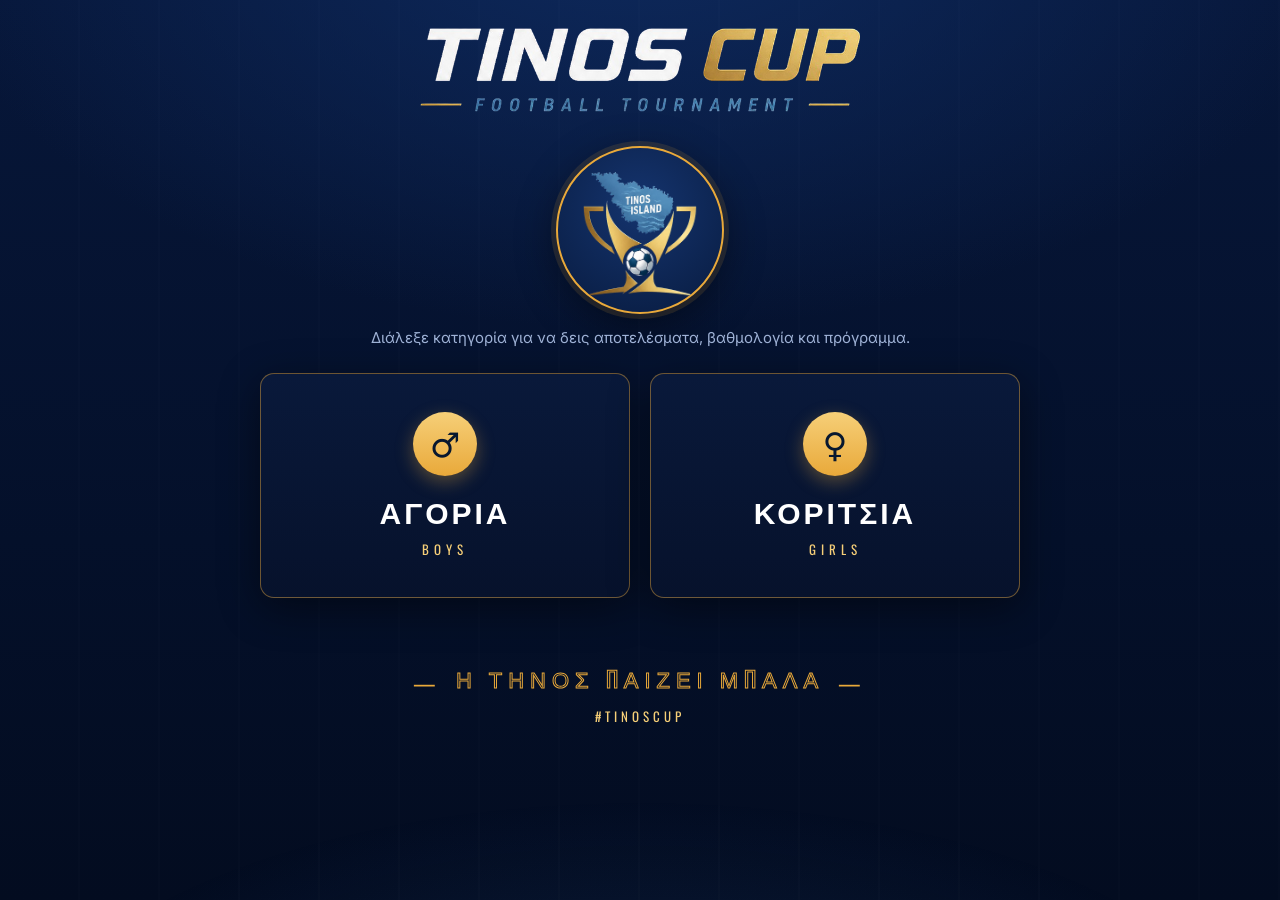
<file: index.html>
<!DOCTYPE html>
<html lang="el">
<head>
  <meta charset="UTF-8" />
  <meta name="viewport" content="width=device-width, initial-scale=1.0" />
  <title>TINOS CUP — Football Tournament</title>
  <meta name="description" content="Tinos Cup Football Tournament — αποτελέσματα, βαθμολογία και πρόγραμμα αγώνων." />
  <link rel="preconnect" href="https://fonts.googleapis.com" />
  <link rel="preconnect" href="https://fonts.gstatic.com" crossorigin />
  <link href="https://fonts.googleapis.com/css2?family=Oswald:wght@400;500;600;700&family=Inter:wght@400;500;600&display=swap" rel="stylesheet" />
  <script>document.write('<link rel="stylesheet" href="css/styles.css?v=' + Date.now() + '">');</script>
  <noscript><link rel="stylesheet" href="css/styles.css" /></noscript>
</head>
<body>
  <div class="app">

    <!-- ============================ HEADER ============================ -->
    <header class="masthead home-masthead">
      <div class="title-block">
        <img class="title-img" src="logos/tinos-cup-title.png" alt="TINOS CUP — Football Tournament" />
      </div>
    </header>

    <!-- ============================ HOME HERO ============================ -->
    <div class="home">
      <div class="home-badge">
        <img src="logos/tinos-cup-mark.png" alt="TINOS CUP" />
      </div>

      <p class="home-lead">Διάλεξε κατηγορία για να δεις αποτελέσματα, βαθμολογία και πρόγραμμα.</p>

      <div class="choice-grid">
        <a class="choice-card boys" href="boys.html">
          <span class="choice-ic">♂</span>
          <span class="choice-title">ΑΓΟΡΙΑ</span>
          <span class="choice-sub">BOYS</span>
        </a>
        <a class="choice-card girls" href="girls.html">
          <span class="choice-ic">♀</span>
          <span class="choice-title">ΚΟΡΙΤΣΙΑ</span>
          <span class="choice-sub">GIRLS</span>
        </a>
      </div>
    </div>

    <!-- ============================ FOOTER ============================ -->
    <footer class="tfooter">
      <div class="slogan">Η ΤΗΝΟΣ ΠΑΙΖΕΙ ΜΠΑΛΑ</div>
      <span class="hash">#TINOSCUP</span>
    </footer>

  </div>
</body>
</html>
</file>
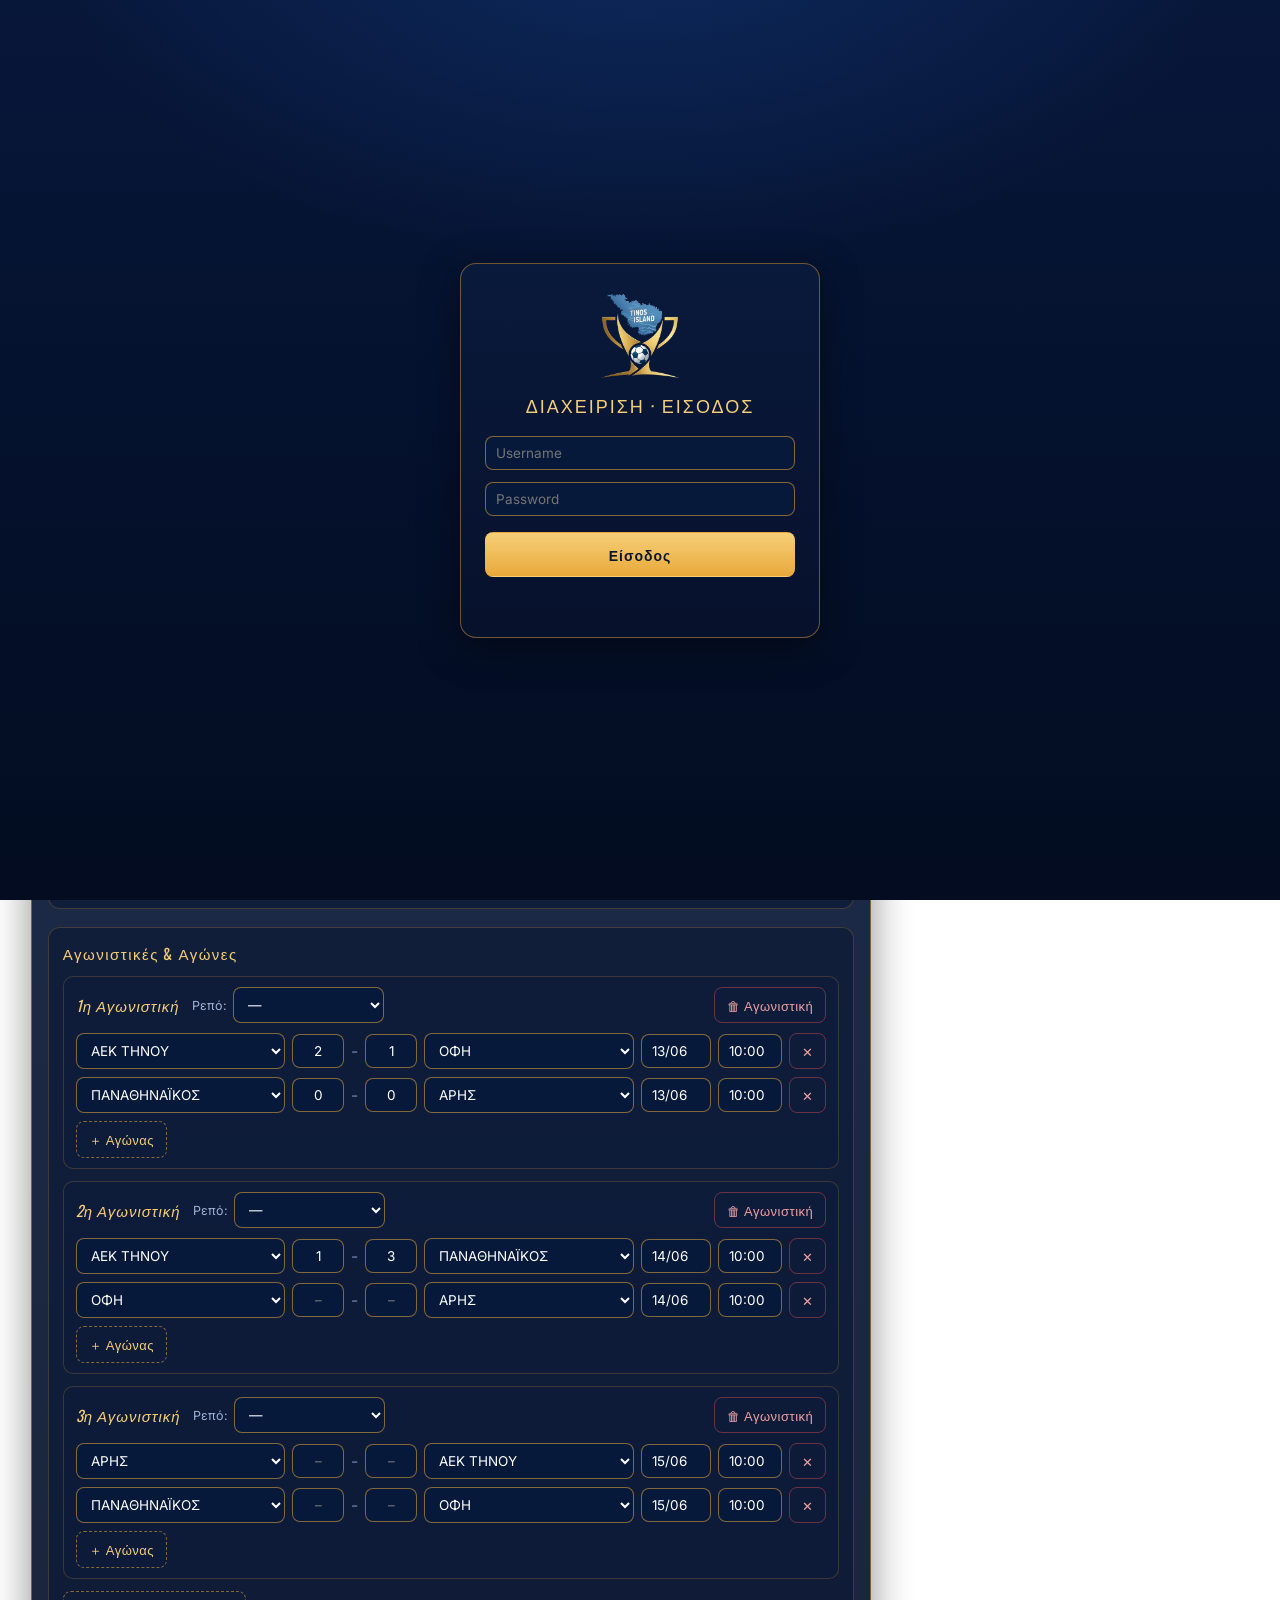
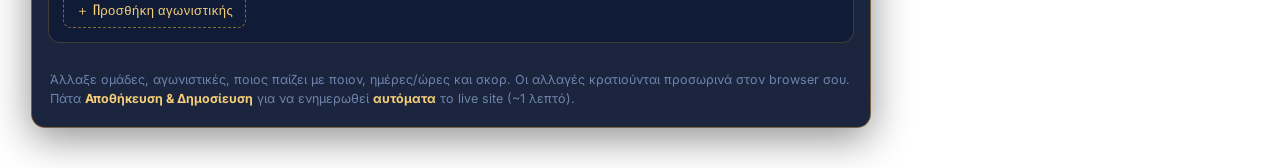
<file: admin.html>
<!DOCTYPE html>
<html lang="el">
<head>
  <meta charset="UTF-8" />
  <meta name="viewport" content="width=device-width, initial-scale=1.0" />
  <title>TINOS CUP — Διαχείριση Σκορ</title>
  <link rel="preconnect" href="https://fonts.googleapis.com" />
  <link rel="preconnect" href="https://fonts.gstatic.com" crossorigin />
  <link href="https://fonts.googleapis.com/css2?family=Oswald:wght@400;500;600;700&family=Inter:wght@400;500;600&display=swap" rel="stylesheet" />
  <script>document.write('<link rel="stylesheet" href="css/styles.css?v=' + Date.now() + '">');</script>
  <noscript><link rel="stylesheet" href="css/styles.css" /></noscript>
</head>
<body>
  <!-- Πύλη εισόδου (μόνο για τον διαχειριστή) -->
  <div id="loginGate" class="login-gate">
    <form id="loginForm" class="login-box" autocomplete="on">
      <img class="login-logo" src="logos/tinos-cup-mark.png" alt="TINOS CUP" />
      <div class="login-title">ΔΙΑΧΕΙΡΙΣΗ · ΕΙΣΟΔΟΣ</div>
      <input id="loginUser" class="adm-input" placeholder="Username" autocomplete="username" />
      <input id="loginPass" class="adm-input" type="password" placeholder="Password" autocomplete="current-password" />
      <button class="adm-btn gold" type="submit">Είσοδος</button>
      <div id="loginErr" class="login-err"></div>
    </form>
  </div>

  <div class="app">
    <header class="masthead" style="grid-template-columns:auto 1fr auto;">
      <div class="brand-logo"><img src="logos/tinos-cup-mark.png" alt="TINOS CUP" /></div>
      <div class="title-block">
        <img class="title-img" src="logos/tinos-cup-title.png" alt="TINOS CUP" />
        <div class="title-sub">ΔΙΑΧΕΙΡΙΣΗ ΣΚΟΡ — ADMIN</div>
      </div>
      <a class="date-chip" href="index.html" style="text-decoration:none;">↩ ΠΡΟΒΟΛΗ SITE</a>
    </header>

    <div class="admin-bar">
      <label>Περίοδος
        <select id="selPeriod"></select>
      </label>
      <label>Κατηγορία
        <select id="selCategory"></select>
      </label>
      <label>Τρέχουσα περίοδος
        <select id="selCurrent"></select>
      </label>
      <div class="admin-actions">
        <button id="btnSave" class="adm-btn gold">💾 Αποθήκευση &amp; Δημοσίευση</button>
        <button id="btnExportPng" class="adm-btn ghost">🖼 Export PNG (TV)</button>
        <button id="btnExport" class="adm-btn ghost">⤓ Export data.js</button>
        <button id="btnSettings" class="adm-btn ghost">⚙ Ρυθμίσεις</button>
        <button id="btnReset" class="adm-btn ghost">↺ Επαναφορά</button>
      </div>
    </div>

    <div id="adminStatus" class="admin-status"></div>

    <div id="adminSettings" class="admin-settings" hidden>
      <p>Για <b>αυτόματη δημοσίευση</b> χρειάζεται ένα GitHub <b>fine-grained token</b> με δικαίωμα
        <b>Contents: Read and write</b> ΜΟΝΟ στο repository <b>dimliaro/tinos-cup</b>.
        Αποθηκεύεται <b>μόνο στον browser σου</b> (localStorage) και δεν φεύγει πουθενά αλλού.</p>
      <p><a href="https://github.com/settings/personal-access-tokens/new" target="_blank" rel="noopener">→ Δημιουργία fine-grained token</a>
        (Repository access: Only select repositories → tinos-cup · Permissions → Contents: Read and write)</p>
      <div class="settings-row">
        <input type="password" id="ghToken" class="adm-input grow" placeholder="github_pat_… (επικόλλησε εδώ)" autocomplete="off" />
        <button id="btnSaveToken" class="adm-btn gold">Αποθήκευση token</button>
        <button id="btnClearToken" class="adm-btn ghost">Διαγραφή token</button>
      </div>
      <div id="tokenState" class="token-state"></div>
    </div>

    <div class="results-grid">
      <section class="panel">
        <div class="panel-title">ΕΠΕΞΕΡΓΑΣΙΑ</div>
        <div id="editor" class="admin-editor"></div>
        <p class="admin-hint">Άλλαξε ομάδες, αγωνιστικές, ποιος παίζει με ποιον, ημέρες/ώρες και σκορ.
          Οι αλλαγές κρατιούνται προσωρινά στον browser σου. Πάτα <b>Αποθήκευση &amp; Δημοσίευση</b>
          για να ενημερωθεί <b>αυτόματα</b> το live site (~1 λεπτό).</p>
      </section>
      <div class="rightcol">
        <section class="panel">
          <div class="panel-title">ΖΩΝΤΑΝΗ ΒΑΘΜΟΛΟΓΙΑ</div>
          <div id="previewStandings" class="std-wrap" style="padding:0 14px 16px;"></div>
        </section>
      </div>
    </div>
  </div>

  <script src="js/vendor/html2canvas.min.js"></script>
  <script>
    // cache-busting: φόρτωσε πάντα την τελευταία έκδοση
    (function () {
      var v = "?v=" + Date.now();
      ["js/data.js", "js/standings.js", "js/board.js", "js/admin.js"].forEach(function (s) {
        document.write('<script src="' + s + v + '"><\/script>');
      });
    })();
  </script>
</body>
</html>
</file>
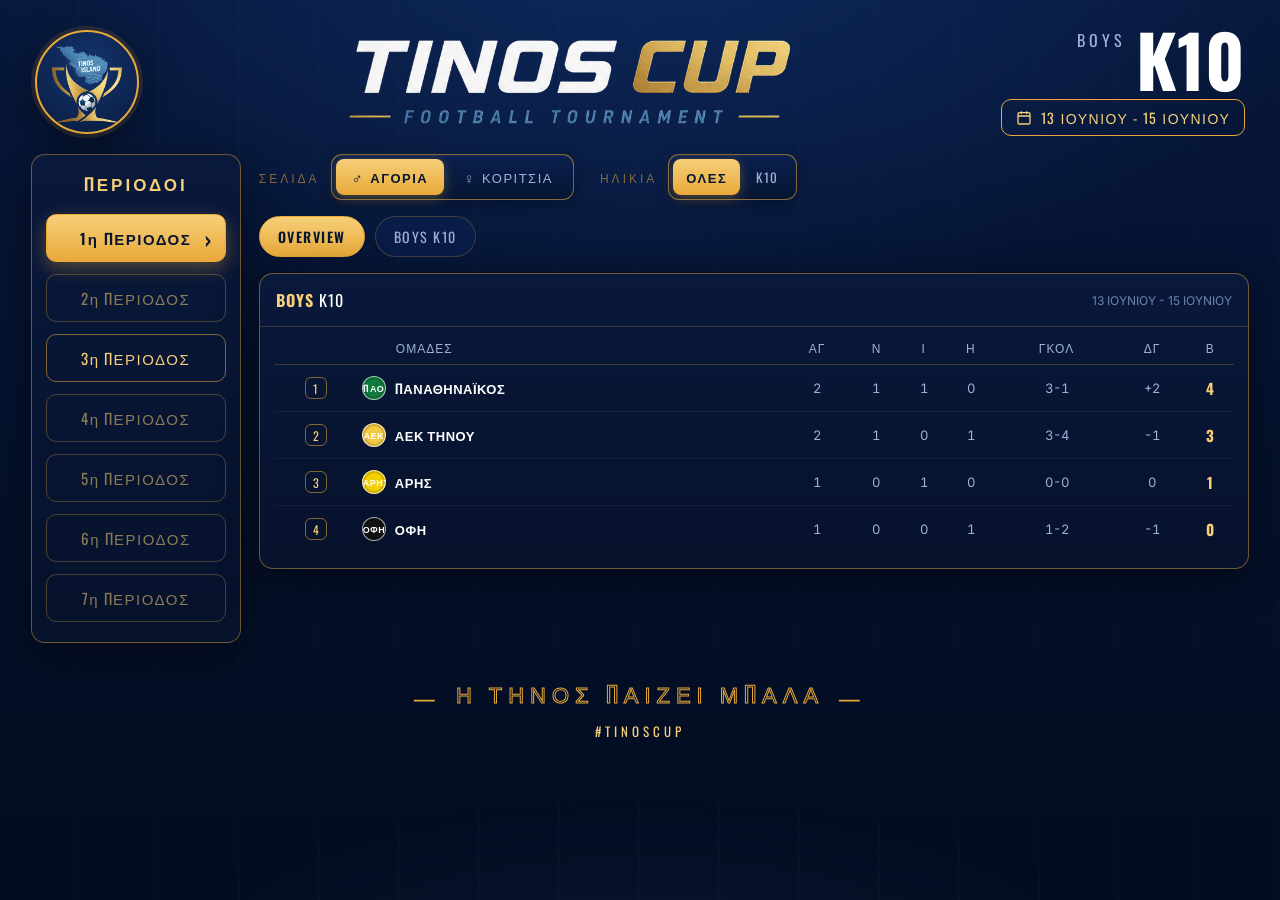
<file: boys.html>
<!DOCTYPE html>
<html lang="el">
<head>
  <meta charset="UTF-8" />
  <meta name="viewport" content="width=device-width, initial-scale=1.0" />
  <title>TINOS CUP — Αγόρια (Boys)</title>
  <meta name="description" content="Tinos Cup — Αγόρια: αποτελέσματα, βαθμολογία και πρόγραμμα αγώνων." />
  <link rel="preconnect" href="https://fonts.googleapis.com" />
  <link rel="preconnect" href="https://fonts.gstatic.com" crossorigin />
  <link href="https://fonts.googleapis.com/css2?family=Oswald:wght@400;500;600;700&family=Inter:wght@400;500;600&display=swap" rel="stylesheet" />
  <script>document.write('<link rel="stylesheet" href="css/styles.css?v=' + Date.now() + '">');</script>
  <noscript><link rel="stylesheet" href="css/styles.css" /></noscript>
</head>
<body>
  <div class="app">

    <!-- ============================ HEADER ============================ -->
    <header class="masthead">
      <a class="brand-logo" href="index.html" title="Αρχική">
        <img src="logos/tinos-cup-mark.png" alt="TINOS CUP" />
      </a>

      <div class="title-block">
        <img class="title-img" src="logos/tinos-cup-title.png" alt="TINOS CUP — Football Tournament" />
      </div>

      <div class="category-badge" id="categoryBadge"></div>
    </header>

    <!-- ============================ LAYOUT ============================ -->
    <div class="layout">

      <!-- Sidebar: Περίοδοι -->
      <aside class="sidebar panel">
        <div class="panel-title">ΠΕΡΙΟΔΟΙ</div>
        <div class="period-list" id="periodList"></div>
      </aside>

      <!-- Content: tabs + δυναμικό περιεχόμενο -->
      <div class="content">
        <div class="filterbar">
          <div class="filter-group">
            <span class="filter-cap">ΣΕΛΙΔΑ</span>
            <div class="seg page-nav">
              <a class="seg-btn active" href="boys.html"><span class="seg-ic">♂</span>ΑΓΟΡΙΑ</a>
              <a class="seg-btn" href="girls.html"><span class="seg-ic">♀</span>ΚΟΡΙΤΣΙΑ</a>
            </div>
          </div>
          <div class="filter-group">
            <span class="filter-cap">ΗΛΙΚΙΑ</span>
            <div class="seg seg-ages" id="ageSwitch"></div>
          </div>
        </div>
        <div class="tabs" id="tabs"></div>
        <div id="mainArea"></div>
      </div>
    </div>

    <!-- ============================ FOOTER ============================ -->
    <footer class="tfooter">
      <div class="slogan">Η ΤΗΝΟΣ ΠΑΙΖΕΙ ΜΠΑΛΑ</div>
      <span class="hash">#TINOSCUP</span>
    </footer>

  </div>

  <script>window.TINOS_GENDER = "BOYS";</script>
  <script>
    // cache-busting: φόρτωσε πάντα την τελευταία έκδοση (ώστε αλλαγές/σκορ να φαίνονται αμέσως)
    (function () {
      var v = "?v=" + Date.now();
      ["js/data.js", "js/standings.js", "js/app.js"].forEach(function (s) {
        document.write('<script src="' + s + v + '"><\/script>');
      });
    })();
  </script>
</body>
</html>
</file>
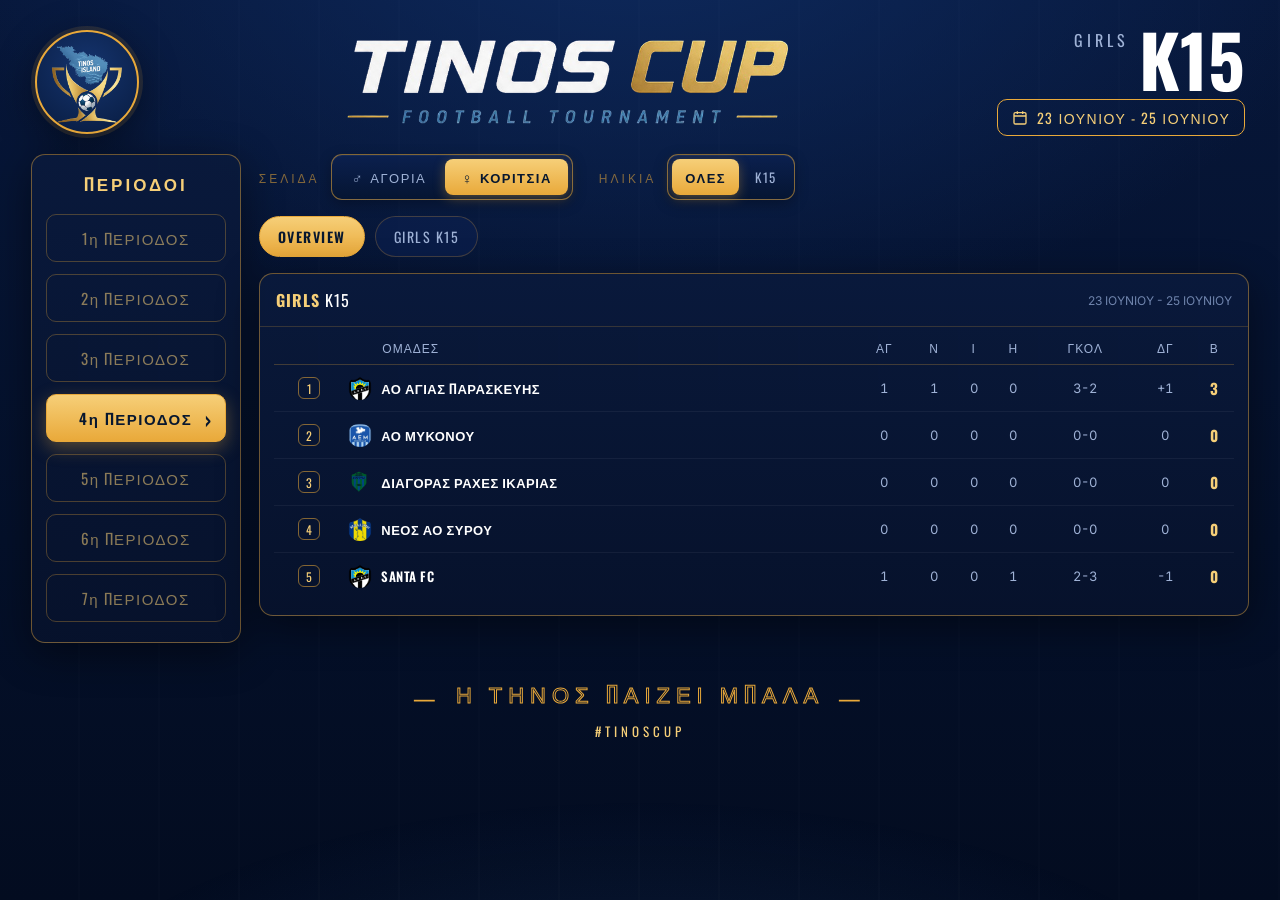
<file: girls.html>
<!DOCTYPE html>
<html lang="el">
<head>
  <meta charset="UTF-8" />
  <meta name="viewport" content="width=device-width, initial-scale=1.0" />
  <title>TINOS CUP — Κορίτσια (Girls)</title>
  <meta name="description" content="Tinos Cup — Κορίτσια: αποτελέσματα, βαθμολογία και πρόγραμμα αγώνων." />
  <link rel="preconnect" href="https://fonts.googleapis.com" />
  <link rel="preconnect" href="https://fonts.gstatic.com" crossorigin />
  <link href="https://fonts.googleapis.com/css2?family=Oswald:wght@400;500;600;700&family=Inter:wght@400;500;600&display=swap" rel="stylesheet" />
  <script>document.write('<link rel="stylesheet" href="css/styles.css?v=' + Date.now() + '">');</script>
  <noscript><link rel="stylesheet" href="css/styles.css" /></noscript>
</head>
<body>
  <div class="app">

    <!-- ============================ HEADER ============================ -->
    <header class="masthead">
      <a class="brand-logo" href="index.html" title="Αρχική">
        <img src="logos/tinos-cup-mark.png" alt="TINOS CUP" />
      </a>

      <div class="title-block">
        <img class="title-img" src="logos/tinos-cup-title.png" alt="TINOS CUP — Football Tournament" />
      </div>

      <div class="category-badge" id="categoryBadge"></div>
    </header>

    <!-- ============================ LAYOUT ============================ -->
    <div class="layout">

      <!-- Sidebar: Περίοδοι -->
      <aside class="sidebar panel">
        <div class="panel-title">ΠΕΡΙΟΔΟΙ</div>
        <div class="period-list" id="periodList"></div>
      </aside>

      <!-- Content: tabs + δυναμικό περιεχόμενο -->
      <div class="content">
        <div class="filterbar">
          <div class="filter-group">
            <span class="filter-cap">ΣΕΛΙΔΑ</span>
            <div class="seg page-nav">
              <a class="seg-btn" href="boys.html"><span class="seg-ic">♂</span>ΑΓΟΡΙΑ</a>
              <a class="seg-btn active" href="girls.html"><span class="seg-ic">♀</span>ΚΟΡΙΤΣΙΑ</a>
            </div>
          </div>
          <div class="filter-group">
            <span class="filter-cap">ΗΛΙΚΙΑ</span>
            <div class="seg seg-ages" id="ageSwitch"></div>
          </div>
        </div>
        <div class="tabs" id="tabs"></div>
        <div id="mainArea"></div>
      </div>
    </div>

    <!-- ============================ FOOTER ============================ -->
    <footer class="tfooter">
      <div class="slogan">Η ΤΗΝΟΣ ΠΑΙΖΕΙ ΜΠΑΛΑ</div>
      <span class="hash">#TINOSCUP</span>
    </footer>

  </div>

  <script>window.TINOS_GENDER = "GIRLS";</script>
  <script>
    // cache-busting: φόρτωσε πάντα την τελευταία έκδοση (ώστε αλλαγές/σκορ να φαίνονται αμέσως)
    (function () {
      var v = "?v=" + Date.now();
      ["js/data.js", "js/standings.js", "js/app.js"].forEach(function (s) {
        document.write('<script src="' + s + v + '"><\/script>');
      });
    })();
  </script>
</body>
</html>
</file>
<file: css/styles.css>
/* =============================================================================
   TINOS CUP — Stylesheet
   ============================================================================= */
:root {
  --bg-deep:      #04122e;
  --navy-900:     #061633;
  --navy-850:     #0a1c40;
  --navy-800:     #0c2150;
  --navy-700:     #123066;
  --row-bg:       #0b1f48;
  --row-bg-2:     #0e2350;
  --blue-band:    #14305f;
  --blue-band-2:  #1c4080;
  --gold:         #e9a93a;
  --gold-bright:  #f6cf78;
  --gold-dim:     rgba(233,169,58,.55);
  --text:         #ffffff;
  --text-dim:     #9fb2d6;
  --text-faint:   #6f84ad;
  --panel-border: rgba(233,169,58,.45);
  --radius:       14px;
  --shadow:       0 10px 40px rgba(0,0,0,.45);
  --font-head: "Oswald", "Arial Narrow", sans-serif;
  --font-body: "Inter", "Segoe UI", system-ui, sans-serif;
}

* { box-sizing: border-box; margin: 0; padding: 0; }

html, body { height: 100%; }

body {
  font-family: var(--font-body);
  color: var(--text);
  background:
    radial-gradient(1200px 700px at 50% -10%, #0e2a5e 0%, transparent 60%),
    linear-gradient(180deg, #07173a 0%, #04102a 60%, #030c20 100%);
  background-attachment: fixed;
  min-height: 100vh;
  -webkit-font-smoothing: antialiased;
}

/* faint stadium / pitch lines overlay */
body::before {
  content: "";
  position: fixed; inset: 0;
  background:
    radial-gradient(900px 400px at 50% 120%, rgba(60,110,190,.18), transparent 70%),
    repeating-linear-gradient(90deg, transparent 0 78px, rgba(255,255,255,.012) 78px 80px);
  pointer-events: none;
  z-index: 0;
}

.app { position: relative; z-index: 1; max-width: 1680px; margin: 0 auto; padding: 22px clamp(14px, 2.4vw, 34px) 40px; }

/* ============================ HEADER ============================ */
.masthead {
  display: grid;
  grid-template-columns: auto 1fr auto;
  align-items: center;
  gap: 22px;
  padding: 6px 4px 18px;
}
.brand-logo {
  width: 104px; height: 104px;
  display: grid; place-items: center;
  background: radial-gradient(circle at 50% 35%, #15346e, #081b3f);
  border: 2px solid var(--gold);
  border-radius: 50%;
  box-shadow: 0 0 0 4px rgba(233,169,58,.12), var(--shadow);
  flex: none;
  overflow: hidden;
  padding: 14px;
}
.brand-logo img { width: 100%; height: 100%; object-fit: contain; display: block; }
.brand-logo span { font-family: var(--font-head); font-weight: 700; font-size: 13px; letter-spacing: 2px; color: var(--gold-bright); text-align: center; line-height: 1.05; }
.brand-logo .ball { font-size: 30px; }

.title-block { display: flex; flex-direction: column; gap: 6px; min-width: 0; }
.title-img { height: clamp(46px, 7vw, 84px); width: auto; max-width: 100%; object-fit: contain; display: block; }
.title-main { font-family: var(--font-head); font-weight: 700; letter-spacing: 3px; line-height: .92; }
.title-main .t1 { font-size: clamp(34px, 5vw, 62px); color: #fff; }
.title-main .t2 { font-size: clamp(34px, 5vw, 62px); color: var(--gold); }
.title-sub { font-family: var(--font-head); font-weight: 500; letter-spacing: 8px; color: var(--text-dim); font-size: clamp(11px, 1.4vw, 16px); }

.category-badge { display: flex; flex-direction: column; align-items: flex-end; gap: 8px; text-align: right; }
.category-badge .cat-line { display: flex; align-items: baseline; gap: 10px; }
.category-badge .gender { font-family: var(--font-head); letter-spacing: 4px; color: var(--text-dim); font-size: 16px; align-self: flex-start; }
.category-badge .age { font-family: var(--font-head); font-weight: 700; font-size: clamp(40px, 6vw, 72px); color: #fff; line-height: .85; }
.date-chip {
  display: inline-flex; align-items: center; gap: 9px;
  border: 1.5px solid var(--gold); border-radius: 10px;
  padding: 7px 14px; color: var(--gold-bright);
  font-family: var(--font-head); letter-spacing: 1.5px; font-size: 14px;
}
.date-chip svg { width: 16px; height: 16px; }

/* ============================ LAYOUT ============================ */
.layout {
  display: grid;
  grid-template-columns: 210px minmax(0, 1fr);
  gap: 18px;
  align-items: start;
}
.content { min-width: 0; }
.results-grid {
  display: grid;
  grid-template-columns: minmax(0, 1fr) 360px;
  gap: 18px;
  align-items: start;
}

/* ============================ PANELS ============================ */
.panel {
  background: linear-gradient(180deg, rgba(10,26,60,.92), rgba(7,18,44,.92));
  border: 1.5px solid var(--panel-border);
  border-radius: var(--radius);
  box-shadow: var(--shadow);
  overflow: hidden;
}
.panel + .panel { margin-top: 18px; }
.panel-title {
  font-family: var(--font-head); font-weight: 600; letter-spacing: 2px;
  text-align: center; font-size: 22px; color: #fff;
  padding: 16px 12px 14px;
}

/* ============================ SIDEBAR (PERIODS) ============================ */
.sidebar .panel-title { font-size: 17px; letter-spacing: 3px; color: var(--gold-bright); }
.period-list { display: flex; flex-direction: column; gap: 12px; padding: 4px 14px 20px; }
.period-btn {
  position: relative;
  display: flex; align-items: center; justify-content: center;
  font-family: var(--font-head); letter-spacing: 1.5px; font-size: 15px;
  color: var(--gold-bright);
  background: transparent;
  border: 1.5px solid var(--gold-dim);
  border-radius: 10px;
  padding: 12px 10px;
  cursor: pointer;
  transition: all .15s ease;
  text-transform: none;
}
.period-btn:hover { border-color: var(--gold); background: rgba(233,169,58,.08); }
.period-btn.active {
  background: linear-gradient(180deg, var(--gold-bright), var(--gold));
  color: #07172f; font-weight: 600; border-color: var(--gold);
  box-shadow: 0 6px 18px rgba(233,169,58,.35);
}
.period-btn.active::after {
  content: "›"; position: absolute; right: 12px; font-size: 22px; font-weight: 700; line-height: 0;
}
.period-btn.empty { opacity: .55; }
.period-btn .dot { display:none; }

/* ============================ FILTER BAR (φύλο + ηλικία) ============================ */
.filterbar {
  display: flex; flex-wrap: wrap; align-items: center; gap: 14px 26px;
  margin-bottom: 16px;
}
.filter-group { display: flex; align-items: center; gap: 11px; min-width: 0; }
.filter-cap {
  font-family: var(--font-head); letter-spacing: 3px; font-size: 12px;
  color: var(--gold-dim); text-transform: uppercase; flex: none;
}
.seg {
  display: inline-flex; flex-wrap: wrap; gap: 3px;
  background: linear-gradient(180deg, rgba(12,33,80,.9), rgba(6,21,49,.9));
  border: 1.5px solid var(--gold-dim); border-radius: 11px; padding: 4px;
  box-shadow: inset 0 1px 0 rgba(255,255,255,.05), 0 4px 14px rgba(0,0,0,.28);
}
.seg-btn {
  display: inline-flex; align-items: center; gap: 6px;
  font-family: var(--font-head); letter-spacing: 1.5px; font-size: 13px;
  color: var(--text-dim); background: transparent; border: none;
  border-radius: 8px; padding: 8px 16px; cursor: pointer;
  transition: all .15s ease; white-space: nowrap; text-decoration: none;
}
.seg-btn:hover { color: #fff; background: rgba(233,169,58,.10); }
.seg-btn.active {
  color: #07172f; font-weight: 700;
  background: linear-gradient(180deg, var(--gold-bright), var(--gold));
  box-shadow: 0 3px 12px rgba(233,169,58,.35);
}
.seg-btn .seg-ic { font-size: 15px; line-height: 1; opacity: .9; }
.seg-btn.active .seg-ic { opacity: 1; }
.seg-ages .seg-btn { padding: 8px 13px; }

/* λογότυπα ομάδων — μόνο το logo, χωρίς χρωματιστό φόντο */
.crest.has-logo {
  background: transparent !important; border: none; box-shadow: none;
}
.crest.has-logo img { object-fit: contain; }

/* ============================ BYE / ΡΕΠΟ ============================ */
.bye-note {
  display: flex; align-items: center; justify-content: center; gap: 10px;
  margin: 10px 16px 0; padding: 8px 14px;
  background: rgba(233,169,58,.08);
  border: 1.4px dashed var(--gold-dim); border-radius: 10px;
  font-family: var(--font-head); letter-spacing: 1.5px; font-size: 14px;
  color: var(--text-dim);
}
.bye-note b { color: var(--gold-bright); font-weight: 600; }
.bye-note .crest { width: 24px; height: 24px; font-size: 9px; }
.schedule .sched-row.bye .teams { color: var(--gold-bright); font-style: italic; }

/* ============================ CATEGORY TABS ============================ */
.tabs { display: flex; flex-wrap: wrap; gap: 10px; margin-bottom: 16px; }
.tab {
  font-family: var(--font-head); letter-spacing: 1.5px; font-size: 14px;
  color: var(--text-dim);
  background: rgba(12,33,80,.6);
  border: 1.5px solid rgba(233,169,58,.25);
  border-radius: 999px;
  padding: 9px 18px; cursor: pointer; transition: all .15s ease;
}
.tab:hover { color: #fff; border-color: var(--gold-dim); }
.tab.active { color: #07172f; background: linear-gradient(180deg, var(--gold-bright), var(--gold)); border-color: var(--gold); font-weight: 600; }

/* ============================ RESULTS (center) ============================ */
.matchday-band {
  text-align: center;
  background: linear-gradient(180deg, var(--blue-band-2), var(--blue-band));
  color: var(--gold-bright);
  font-family: var(--font-head); font-style: italic; font-weight: 600;
  letter-spacing: 2px; font-size: 16px;
  padding: 9px; margin: 0;
  border-top: 1px solid rgba(233,169,58,.18);
  border-bottom: 1px solid rgba(233,169,58,.18);
}
.match-list { padding: 14px 16px 18px; display: flex; flex-direction: column; gap: 12px; }
.match-row {
  display: grid;
  grid-template-columns: 34px 1fr 96px 1fr;
  align-items: center;
  gap: 10px;
  background: linear-gradient(180deg, var(--row-bg-2), var(--row-bg));
  border: 1.4px solid rgba(233,169,58,.30);
  border-radius: 10px;
  padding: 10px 12px;
}
.match-num {
  width: 26px; height: 26px; flex: none;
  display: grid; place-items: center;
  border: 1.5px solid var(--gold-dim); border-radius: 7px;
  color: var(--gold-bright); font-family: var(--font-head); font-size: 14px;
}
.team {
  display: flex; align-items: center; gap: 11px; min-width: 0;
  font-family: var(--font-head); font-weight: 600; letter-spacing: 1px;
  font-size: clamp(13px, 1.15vw, 17px); color: #fff;
}
.team.home { justify-content: flex-start; }
.team.away { justify-content: flex-start; }
/* το όνομα γεμίζει τον χώρο και σπάει αν χρειαστεί· το σήμα μένει στην άκρη δίπλα στο VS */
.team .tname { flex: 1; min-width: 0; white-space: normal; line-height: 1.15; overflow-wrap: break-word; }
.team.home .tname { text-align: left; }
.team.away .tname { text-align: right; }
.crest {
  width: 30px; height: 30px; flex: none; border-radius: 50%;
  display: grid; place-items: center;
  font-family: var(--font-head); font-size: 11px; font-weight: 700; color: #fff;
  background: #1a2a4a; border: 1.5px solid rgba(255,255,255,.65);
  box-shadow: inset 0 0 0 2px rgba(0,0,0,.15);
  overflow: hidden;
}
.crest img { width: 100%; height: 100%; object-fit: cover; }
/* μεγαλύτερα logo στους αγώνες, ακριβώς δίπλα στο σκορ/VS */
.match-row { align-items: center; }
.match-row .team { align-items: center; }
.match-row .crest { width: 58px; height: 58px; align-self: center; }
.score-box {
  display: flex; align-items: center; justify-content: center; gap: 8px;
  background: #061735; border: 1.5px solid rgba(233,169,58,.30);
  border-radius: 8px; height: 38px;
  font-family: var(--font-head); font-size: 20px; font-weight: 700; color: #fff;
}
.score-box .sep { color: var(--text-faint); }
.score-box.pending { color: var(--text-faint); font-size: 16px; letter-spacing: 2px; }

/* ============================ STANDINGS (right) ============================ */
.standings { width: 100%; border-collapse: collapse; font-size: 13px; }
.standings thead th {
  font-family: var(--font-head); font-weight: 500; letter-spacing: 1px;
  color: var(--text-dim); font-size: 12px; text-transform: uppercase;
  padding: 8px 4px; text-align: center; border-bottom: 1px solid rgba(233,169,58,.25);
}
.standings thead th.team-col { text-align: left; padding-left: 38px; }
.standings tbody td { padding: 11px 4px; text-align: center; color: var(--text-dim); font-variant-numeric: tabular-nums; }
.standings tbody tr { border-bottom: 1px solid rgba(255,255,255,.05); }
.standings tbody tr:last-child { border-bottom: none; }
.standings .rank {
  width: 22px; height: 22px; margin: 0 auto;
  display: grid; place-items: center;
  border: 1.4px solid var(--gold-dim); border-radius: 6px;
  color: var(--gold-bright); font-family: var(--font-head); font-size: 12px;
}
.standings td.team-cell { text-align: left; }
.standings .team-cell .tc {
  display: flex; align-items: center; gap: 9px;
  font-family: var(--font-head); font-weight: 600; letter-spacing: .5px;
  color: #fff; font-size: 13px;
}
.standings .crest { width: 24px; height: 24px; font-size: 9px; }
.standings .goals { white-space: nowrap; }
.standings td.pts { color: var(--gold-bright); font-family: var(--font-head); font-weight: 700; font-size: 15px; }
.standings tbody tr.top td.rank { border-color: var(--gold); }

/* ============================ SCHEDULE (right) ============================ */
.schedule { padding: 4px 16px 18px; }
.schedule .sched-day {
  font-family: var(--font-head); font-style: italic; color: var(--gold-bright);
  letter-spacing: 1px; font-size: 15px; margin: 14px 0 8px;
}
.schedule .sched-row {
  display: grid; grid-template-columns: 1fr auto auto; gap: 6px 10px; align-items: start;
  padding: 7px 0; color: var(--text-dim); font-size: 13px;
  border-bottom: 1px dashed rgba(255,255,255,.06);
}
.schedule .sched-row .teams { color: #dfe8fb; font-style: italic; white-space: normal; line-height: 1.25; }
.schedule .sched-row .date { color: var(--text-faint); font-variant-numeric: tabular-nums; }
.schedule .sched-row .time { color: var(--gold-bright); font-variant-numeric: tabular-nums; min-width: 44px; text-align: right; }

/* ============================ OVERVIEW ============================ */
.overview-grid {
  display: grid;
  grid-template-columns: repeat(auto-fit, minmax(320px, 1fr));
  gap: 18px;
  align-items: stretch;
}
.ov-card { padding-bottom: 8px; display: flex; flex-direction: column; }
.ov-card .ov-head {
  display: flex; align-items: center; justify-content: space-between; gap: 10px;
  padding: 14px 16px; border-bottom: 1px solid rgba(233,169,58,.2);
}
.ov-card .ov-head .ov-title { font-family: var(--font-head); letter-spacing: 1px; white-space: nowrap; }
.ov-card .ov-head .ov-title b { color: var(--gold-bright); }
.ov-card .ov-head .ov-date { color: var(--text-faint); font-size: 12px; text-align: right; }
.ov-card > div { flex: 1; }
.ov-card table { width: 100%; }
.ov-empty { padding: 26px; text-align: center; color: var(--text-faint); }

/* ============================ EMPTY STATE ============================ */
.empty-state { padding: 60px 20px; text-align: center; color: var(--text-faint); }
.empty-state h3 { font-family: var(--font-head); color: var(--text-dim); letter-spacing: 1px; margin-bottom: 8px; font-weight: 500; }

/* ============================ FOOTER ============================ */
.tfooter { text-align: center; padding: 34px 10px 6px; }
.tfooter .slogan {
  font-family: var(--font-head); letter-spacing: 6px; font-size: clamp(14px, 2vw, 22px);
  color: transparent; -webkit-text-stroke: 1px var(--gold); position: relative;
  display: inline-block;
}
.tfooter .slogan::before, .tfooter .slogan::after {
  content: "—"; color: var(--gold); -webkit-text-stroke: 0; margin: 0 14px; vertical-align: middle;
}
.tfooter .hash { display: block; margin-top: 8px; color: var(--gold-bright); font-family: var(--font-head); letter-spacing: 4px; font-size: 13px; }

/* ============================ ADMIN ============================ */
.admin-bar {
  display: flex; flex-wrap: wrap; align-items: flex-end; gap: 16px;
  background: rgba(10,26,60,.7); border: 1.5px solid var(--panel-border);
  border-radius: var(--radius); padding: 14px 18px; margin-bottom: 18px;
}
.admin-bar label { display: flex; flex-direction: column; gap: 5px; font-family: var(--font-head); letter-spacing: 1px; color: var(--text-dim); font-size: 12px; }
.admin-bar select {
  background: #07193b; color: #fff; border: 1.5px solid var(--gold-dim);
  border-radius: 8px; padding: 9px 12px; font-family: var(--font-head); font-size: 14px; min-width: 200px;
}
.admin-actions { margin-left: auto; display: flex; gap: 10px; }
.adm-btn { font-family: var(--font-head); letter-spacing: 1px; font-size: 14px; border-radius: 8px; padding: 11px 18px; cursor: pointer; border: 1.5px solid transparent; }
.adm-btn.gold { background: linear-gradient(180deg, var(--gold-bright), var(--gold)); color: #07172f; font-weight: 600; }
.adm-btn.gold:hover { filter: brightness(1.06); }
.adm-btn.ghost { background: transparent; color: var(--text-dim); border-color: var(--gold-dim); }
.adm-btn.ghost:hover { color: #fff; border-color: var(--gold); }

.admin-editor { padding-bottom: 6px; }
.admin-match-list { padding: 12px 16px; display: flex; flex-direction: column; gap: 10px; }
.admin-match {
  display: grid; grid-template-columns: 1fr 58px 14px 58px 1fr; align-items: center; gap: 10px;
  background: linear-gradient(180deg, var(--row-bg-2), var(--row-bg));
  border: 1.4px solid rgba(233,169,58,.3); border-radius: 10px; padding: 10px 14px;
}
.admin-match .am-team { font-family: var(--font-head); font-weight: 600; letter-spacing: .5px; color: #fff; font-size: 14px; }
.admin-match .am-team.home { text-align: right; }
.admin-match .am-team.away { text-align: left; }
.admin-match .am-sep { text-align: center; color: var(--text-faint); }
.admin-match .am-score {
  width: 58px; text-align: center; background: #061735; color: #fff;
  border: 1.5px solid var(--gold-dim); border-radius: 8px; padding: 8px 6px;
  font-family: var(--font-head); font-size: 18px; -moz-appearance: textfield;
}
.admin-match .am-score::-webkit-outer-spin-button,
.admin-match .am-score::-webkit-inner-spin-button { -webkit-appearance: none; margin: 0; }
.admin-match .am-score:focus { outline: none; border-color: var(--gold); box-shadow: 0 0 0 2px rgba(233,169,58,.2); }
.admin-hint { padding: 4px 18px 18px; color: var(--text-faint); font-size: 12.5px; line-height: 1.5; }
.admin-hint b { color: var(--gold-bright); }

/* ---- login gate ---- */
.login-gate {
  position: fixed; inset: 0; z-index: 1000; display: grid; place-items: center; padding: 20px;
  background:
    radial-gradient(1000px 600px at 50% -10%, #0e2a5e 0%, transparent 60%),
    linear-gradient(180deg, #07173a 0%, #04102a 60%, #030c20 100%);
}
.login-box {
  width: min(360px, 92vw); display: flex; flex-direction: column; gap: 12px; text-align: center;
  background: linear-gradient(180deg, rgba(10,26,60,.95), rgba(7,18,44,.95));
  border: 1.5px solid var(--panel-border); border-radius: 16px; box-shadow: var(--shadow); padding: 30px 24px;
}
.login-logo { width: 84px; height: 84px; object-fit: contain; margin: 0 auto 2px; }
.login-title { font-family: var(--font-head); letter-spacing: 2px; color: var(--gold-bright); font-size: 18px; margin-bottom: 6px; }
.login-box .adm-input { width: 100%; }
.login-box .adm-btn { width: 100%; margin-top: 4px; }
.login-err { color: #f0a3a3; font-size: 13px; min-height: 18px; }

/* ---- status + settings ---- */
.admin-status { display: none; margin: -6px 0 14px; padding: 11px 16px; border-radius: 10px;
  font-family: var(--font-head); letter-spacing: .5px; font-size: 14px; }
.admin-status.show { display: block; }
.admin-status.ok { background: rgba(46,160,67,.15); border: 1.5px solid rgba(46,160,67,.55); color: #c8f0cf; }
.admin-status.err { background: rgba(200,40,40,.15); border: 1.5px solid rgba(220,80,80,.6); color: #f3c9c9; }

.admin-settings { background: rgba(10,26,60,.7); border: 1.5px solid var(--panel-border);
  border-radius: var(--radius); padding: 16px 18px; margin-bottom: 18px; font-size: 13.5px; color: var(--text-dim); line-height: 1.5; }
.admin-settings a { color: var(--gold-bright); }
.admin-settings p { margin-bottom: 10px; }
.settings-row { display: flex; flex-wrap: wrap; gap: 10px; align-items: center; margin: 10px 0 6px; }
.token-state { font-family: var(--font-head); letter-spacing: .5px; font-size: 12.5px; color: var(--text-faint); }
.token-state.ok { color: #8fd99a; }

/* ---- editor sections ---- */
.adm-catbar { margin: 4px 16px 12px; }
.adm-section { margin: 6px 16px 18px; padding: 14px; background: rgba(6,21,49,.5);
  border: 1px solid rgba(233,169,58,.22); border-radius: 12px; }
.adm-section-title { font-family: var(--font-head); letter-spacing: 1.5px; color: var(--gold-bright);
  font-size: 15px; margin-bottom: 12px; }
.adm-row { display: flex; flex-wrap: wrap; gap: 12px; margin-bottom: 10px; }
.adm-field { display: flex; flex-direction: column; gap: 4px; }
.adm-field-label { font-family: var(--font-head); letter-spacing: .5px; font-size: 11px; color: var(--text-faint); }
.adm-input, .adm-select {
  background: #07193b; color: #fff; border: 1.5px solid var(--gold-dim);
  border-radius: 8px; padding: 8px 10px; font-family: var(--font-body); font-size: 13.5px;
}
.adm-input:focus, .adm-select:focus { outline: none; border-color: var(--gold); box-shadow: 0 0 0 2px rgba(233,169,58,.2); }
.adm-input.grow { flex: 1; min-width: 120px; }
.adm-input.score { width: 52px; text-align: center; -moz-appearance: textfield; }
.adm-input.score::-webkit-outer-spin-button, .adm-input.score::-webkit-inner-spin-button { -webkit-appearance: none; margin: 0; }
.adm-input[type="color"] { padding: 2px; height: 36px; }
.adm-select { min-width: 0; }

.adm-mini { font-family: var(--font-head); letter-spacing: .5px; font-size: 13px; cursor: pointer;
  border-radius: 8px; padding: 7px 12px; border: 1.4px solid var(--gold-dim); background: transparent; color: var(--gold-bright); }
.adm-mini:hover { border-color: var(--gold); background: rgba(233,169,58,.08); }
.adm-mini.add { border-style: dashed; }
.adm-mini.del { color: #f0a3a3; border-color: rgba(220,80,80,.45); }
.adm-mini.del:hover { border-color: rgba(220,80,80,.8); background: rgba(200,40,40,.1); }

.adm-team-row { display: flex; flex-wrap: wrap; gap: 8px; align-items: center; margin-bottom: 8px; }

.adm-md { border: 1px solid rgba(233,169,58,.2); border-radius: 10px; padding: 10px 12px; margin-bottom: 12px; background: rgba(10,26,60,.4); }
.adm-md-head { display: flex; flex-wrap: wrap; align-items: center; gap: 12px; margin-bottom: 10px; }
.adm-md-title { font-family: var(--font-head); font-style: italic; letter-spacing: 1px; color: var(--gold-bright); font-size: 15px; }
.adm-inline { display: inline-flex; align-items: center; gap: 6px; font-size: 12.5px; color: var(--text-dim); }
.adm-md-head .adm-mini.del { margin-left: auto; }
.adm-match2 { display: flex; flex-wrap: wrap; align-items: center; gap: 7px; margin-bottom: 8px; }
.adm-match2 .adm-select { flex: 1; min-width: 120px; }
.adm-vs { color: var(--text-faint); }

/* ============================ HOME / ΑΡΧΙΚΗ ============================ */
.home-masthead { justify-content: center; justify-items: center; grid-template-columns: 1fr; }
.home { text-align: center; padding: 10px 14px 30px; }
.home-badge {
  width: 168px; height: 168px; margin: 6px auto 14px;
  display: grid; place-items: center;
  background: radial-gradient(circle at 50% 35%, #15346e, #081b3f);
  border: 2px solid var(--gold); border-radius: 50%;
  box-shadow: 0 0 0 5px rgba(233,169,58,.12), var(--shadow);
  overflow: hidden;
  padding: 24px;
}
.home-badge img { width: 100%; height: 100%; object-fit: contain; }
.home-lead { color: var(--text-dim); font-size: 15px; margin: 0 auto 26px; max-width: 540px; }

.choice-grid {
  display: grid; grid-template-columns: repeat(2, minmax(0, 1fr));
  gap: 20px; max-width: 760px; margin: 0 auto;
}
.choice-card {
  display: flex; flex-direction: column; align-items: center; justify-content: center; gap: 6px;
  text-decoration: none; padding: 38px 20px;
  background: linear-gradient(180deg, rgba(10,26,60,.92), rgba(7,18,44,.92));
  border: 1.5px solid var(--panel-border); border-radius: var(--radius);
  box-shadow: var(--shadow); transition: transform .15s ease, border-color .15s ease, box-shadow .15s ease;
}
.choice-card:hover { transform: translateY(-3px); border-color: var(--gold); box-shadow: 0 14px 40px rgba(0,0,0,.5); }
.choice-card .choice-ic {
  width: 64px; height: 64px; display: grid; place-items: center; margin-bottom: 6px;
  font-size: 34px; color: #07172f; border-radius: 50%;
  background: linear-gradient(180deg, var(--gold-bright), var(--gold));
  box-shadow: 0 6px 18px rgba(233,169,58,.35);
}
.choice-card .choice-title { font-family: var(--font-head); font-weight: 700; letter-spacing: 3px; font-size: 30px; color: #fff; }
.choice-card .choice-sub { font-family: var(--font-head); letter-spacing: 5px; font-size: 13px; color: var(--gold-bright); }

/* ============================ RESPONSIVE ============================ */
@media (max-width: 1180px) {
  .layout { grid-template-columns: 170px minmax(0,1fr); }
  .results-grid { grid-template-columns: 1fr; }
}

/* Tablets / μικρά laptop */
@media (max-width: 900px) {
  .layout { grid-template-columns: 1fr; gap: 14px; }
  .sidebar { order: -1; }
  .period-list {
    display: grid; grid-template-columns: repeat(3, 1fr);
    gap: 10px; padding: 4px 12px 14px;
  }
  .period-btn { flex: none; min-width: 0; }
}

/* Κινητά */
@media (max-width: 760px) {
  .app { padding: 16px 12px 32px; }
  .masthead { grid-template-columns: 1fr; text-align: center; gap: 12px; justify-items: center; }
  .title-block { align-items: center; width: 100%; }
  .title-img { height: 48px; width: auto; max-width: 90vw; }
  .title-sub { letter-spacing: 5px; }

  .period-list { grid-template-columns: 1fr 1fr; }
  .period-btn { font-size: 13.5px; letter-spacing: 1px; padding: 11px 6px; }
  .category-badge { align-items: center; }
  .category-badge .cat-line { justify-content: center; }
  .category-badge .age { font-size: clamp(34px, 13vw, 56px); }

  .filterbar { flex-direction: column; align-items: stretch; gap: 12px; }
  .filter-group { flex-direction: column; align-items: center; gap: 7px; width: 100%; }
  .filter-cap { text-align: center; }
  .seg { justify-content: center; max-width: 100%; }
  .seg-btn { padding: 8px 13px; font-size: 12.5px; }
  .seg-ages .seg-btn { padding: 7px 11px; }

  .tabs { justify-content: center; }

  .overview-grid { grid-template-columns: 1fr; gap: 14px; }

  .choice-grid { grid-template-columns: 1fr; gap: 14px; max-width: 420px; }
  .choice-card { padding: 28px 18px; }
  .home-badge { width: 132px; height: 132px; }

  /* ΒΑΘΜΟΛΟΓΙΑ στο κινητό: να χωράει ΟΛΗ χωρίς οριζόντιο scroll */
  .std-wrap { overflow-x: visible; }
  .std-wrap .standings { min-width: 0; }
  .standings { table-layout: fixed; width: 100%; }
  .standings thead th, .standings tbody td { padding: 8px 1px; font-size: 11.5px; }
  .standings thead th { font-size: 10px; letter-spacing: .3px; }
  .standings thead th.team-col { padding-left: 4px; text-align: left; }
  /* πλάτη στηλών (απαραίτητο με table-layout: fixed) */
  .standings thead th:first-child { width: 20px; }
  .standings thead th:nth-child(3),
  .standings thead th:nth-child(4),
  .standings thead th:nth-child(5),
  .standings thead th:nth-child(6) { width: 21px; }
  .standings thead th:nth-child(7) { width: 34px; }   /* ΓΚΟΛ */
  .standings thead th:nth-child(8) { width: 26px; }   /* ΔΓ */
  .standings thead th:nth-child(9) { width: 24px; }   /* Β */
  /* το σήμα ΔΙΠΛΑ στο όνομα (όχι από πάνω) — το όνομα αναδιπλώνεται μέσα στη στήλη */
  .standings .team-cell .tc { flex-wrap: nowrap; align-items: center; gap: 6px; min-width: 0; }
  .standings .team-cell .tc > span:last-child { white-space: normal; min-width: 0; line-height: 1.15; }
  .standings .crest { width: 20px; height: 20px; flex: none; }

  /* Στο κινητό: κάθε ομάδα σε δική της γραμμή (σήμα + ΠΛΗΡΕΣ όνομα), VS στη μέση.
     Έτσι χωράνε ολόκληρα τα ονόματα δίπλα στο σήμα, χωρίς επικάλυψη. */
  .match-row {
    grid-template-columns: 1fr;
    grid-template-areas: "home" "score" "away";
    gap: 8px; padding: 12px 14px; justify-items: stretch;
  }
  .match-row .match-num { display: none; }
  .match-row .team { font-size: 13.5px; gap: 10px; justify-content: center; text-align: center; }
  .match-row .team.home { grid-area: home; }
  .match-row .team.away { grid-area: away; }
  .match-row .team.home .tname { order: 2; }          /* σήμα αριστερά, όνομα δεξιά */
  .match-row .team .tname { flex: 0 1 auto; text-align: left; }
  .match-row .score-box { grid-area: score; justify-self: center; min-width: 96px; height: 36px; }
  .crest { width: 26px; height: 26px; }
  .match-row .crest { width: 42px; height: 42px; }
  .score-box { height: 34px; font-size: 18px; }
  .standings { font-size: 12px; }
  .standings thead th.team-col { padding-left: 30px; }
}

/* Στενά κινητά */
@media (max-width: 420px) {
  .brand-logo { width: 84px; height: 84px; }
  .period-btn { flex: 1 1 100%; }
  /* ΣΗΜ.: ΜΗ βάζεις εδώ grid-template-columns στο .match-row —
     η stacked διάταξη ορίζεται στο @media 760 και πρέπει να ισχύει και εδώ. */
  .standings thead th { font-size: 9.5px; padding: 7px 1px; }
  .standings tbody td { padding: 8px 1px; font-size: 11px; }
}

/* ============================ BOARD (export PNG 1920×1080 για TV) ============================ */
.board {
  position: relative; width: 1920px; min-height: 1080px; overflow: hidden; color: #fff;
  font-family: var(--font-body);
  background:
    radial-gradient(1400px 800px at 50% -12%, #0e2a5e 0%, transparent 60%),
    linear-gradient(180deg, #07173a 0%, #04102a 60%, #030c20 100%);
}
.board .bd-streak { position: absolute; width: 700px; height: 260px; pointer-events: none; opacity: .45;
  background: linear-gradient(62deg, transparent 42%, rgba(233,169,58,.55) 50%, transparent 58%); filter: blur(1px); }
.board .bd-streak.s1 { top: -70px; right: -120px; transform: rotate(-18deg); }
.board .bd-streak.s2 { bottom: -90px; left: -140px; transform: rotate(-18deg); }
.board .bd-pitch { position: absolute; inset: 0; pointer-events: none;
  background: repeating-linear-gradient(90deg, transparent 0 98px, rgba(255,255,255,.012) 98px 100px); }
.board .bd-wrap { position: relative; z-index: 1; display: flex; flex-direction: column; padding: 22px 40px 10px; min-height: 1080px; }

.board .bd-header { display: grid; grid-template-columns: auto 1fr auto; align-items: center; gap: 26px; margin-bottom: 12px; }
.board .bd-logo { width: 120px; height: 120px; border-radius: 50%; border: 3px solid var(--gold); padding: 13px;
  background: radial-gradient(circle at 50% 35%, #15346e, #081b3f); box-shadow: 0 0 0 5px rgba(233,169,58,.12), var(--shadow);
  display: grid; place-items: center; }
.board .bd-logo img { width: 100%; height: 100%; object-fit: contain; }
.board .bd-titleimg { height: 86px; width: auto; }
.board .bd-cat { display: flex; flex-direction: column; align-items: flex-end; gap: 8px; }
.board .bd-cat .g { font-family: var(--font-head); letter-spacing: 6px; color: var(--text-dim); font-size: 24px; }
.board .bd-cat .a { font-family: var(--font-head); font-weight: 700; font-size: 74px; line-height: .78; color: #fff; }
.board .bd-cat .d { display: inline-flex; align-items: center; gap: 10px; border: 1.5px solid var(--gold); border-radius: 12px;
  padding: 10px 18px; color: var(--gold-bright); font-family: var(--font-head); letter-spacing: 1.5px; font-size: 21px; }

.board .bd-body { flex: 1; display: grid; grid-template-columns: 220px 1fr 460px; gap: 20px; align-items: start; }
.board .bd-col { display: flex; flex-direction: column; gap: 18px; }
.board .bd-panel { background: linear-gradient(180deg, rgba(10,26,60,.92), rgba(7,18,44,.92));
  border: 1.5px solid var(--panel-border); border-radius: 14px; box-shadow: var(--shadow); overflow: hidden; }
.board .bd-ptitle { font-family: var(--font-head); font-weight: 600; letter-spacing: 2px; text-align: center; font-size: 27px; padding: 16px 12px 14px; }

.board .bd-periods .bd-ptitle { font-size: 20px; letter-spacing: 3px; color: var(--gold-bright); }
.board .bd-plist { display: flex; flex-direction: column; gap: 12px; padding: 4px 14px 18px; }
.board .bd-pbtn { position: relative; text-align: center; font-family: var(--font-head); letter-spacing: 1.5px; font-size: 16px;
  color: var(--gold-bright); border: 1.5px solid var(--gold-dim); border-radius: 10px; padding: 13px 10px; }
.board .bd-pbtn.active { background: linear-gradient(180deg, var(--gold-bright), var(--gold)); color: #07172f; font-weight: 600; border-color: var(--gold); }
.board .bd-pbtn.active::after { content: "\203A"; position: absolute; right: 14px; top: 9px; font-size: 24px; font-weight: 700; }

.board .bd-band { text-align: center; background: linear-gradient(180deg, var(--blue-band-2), var(--blue-band)); color: var(--gold-bright);
  font-family: var(--font-head); font-style: italic; font-weight: 600; letter-spacing: 2px; font-size: 20px; padding: 7px;
  border-top: 1px solid rgba(233,169,58,.18); border-bottom: 1px solid rgba(233,169,58,.18); }
.board .bd-mlist { padding: 9px 16px; display: flex; flex-direction: column; gap: 9px; }
.board .bd-match { display: grid; grid-template-columns: 40px 1fr 120px 1fr; align-items: center; gap: 12px;
  background: linear-gradient(180deg, var(--row-bg-2), var(--row-bg)); border: 1.4px solid rgba(233,169,58,.30); border-radius: 10px; padding: 9px 14px; }
.board .bd-num { width: 30px; height: 30px; display: grid; place-items: center; border: 1.5px solid var(--gold-dim); border-radius: 7px;
  color: var(--gold-bright); font-family: var(--font-head); font-size: 16px; }
.board .bd-team { display: flex; align-items: center; gap: 12px; font-family: var(--font-head); font-weight: 600; letter-spacing: 1px; font-size: 19px; color: #fff; }
.board .bd-team .nm { flex: 1; }
.board .bd-team.a { }
.board .bd-team.a .nm { text-align: right; }
.board .bd-score { display: flex; align-items: center; justify-content: center; gap: 10px; background: #061735;
  border: 1.5px solid rgba(233,169,58,.30); border-radius: 8px; height: 44px; font-family: var(--font-head); font-size: 25px; font-weight: 700; color: #fff; }
.board .bd-score .sep { color: var(--text-faint); }
.board .bd-score.pending { color: var(--text-faint); font-size: 19px; letter-spacing: 2px; }
.board .bd-crest { width: 46px; height: 46px; border-radius: 50%; display: grid; place-items: center; flex: none;
  font-family: var(--font-head); font-size: 14px; font-weight: 700; color: #fff; background: #1a2a4a; border: 1.5px solid rgba(255,255,255,.65); overflow: hidden; }
.board .bd-crest.logo { background: transparent; border: none; }
.board .bd-crest img { width: 100%; height: 100%; object-fit: contain; }
.board .bd-bye { display: flex; align-items: center; justify-content: center; gap: 10px; margin: 0 16px; padding: 8px 14px;
  background: rgba(233,169,58,.08); border: 1.4px dashed var(--gold-dim); border-radius: 10px;
  font-family: var(--font-head); letter-spacing: 1.5px; font-size: 17px; color: var(--text-dim); }
.board .bd-bye b { color: var(--gold-bright); }
.board .bd-bye .bd-crest { width: 30px; height: 30px; }

.board .bd-standings { width: 100%; border-collapse: collapse; table-layout: fixed; }
.board .bd-standings th { font-family: var(--font-head); font-weight: 500; letter-spacing: .5px; color: var(--text-dim); font-size: 14px;
  padding: 10px 2px; text-align: center; border-bottom: 1px solid rgba(233,169,58,.25); }
.board .bd-standings th.tc { text-align: left; padding-left: 44px; }
/* σταθερά πλάτη στηλών ώστε να χωράνε ΟΛΕΣ (ΓΚΟΛ/ΔΓ/Β) χωρίς κόψιμο */
.board .bd-standings th:nth-child(1) { width: 28px; }
.board .bd-standings th:nth-child(3),
.board .bd-standings th:nth-child(4),
.board .bd-standings th:nth-child(5),
.board .bd-standings th:nth-child(6) { width: 26px; }
.board .bd-standings th:nth-child(7) { width: 46px; }
.board .bd-standings th:nth-child(8) { width: 34px; }
.board .bd-standings th:nth-child(9) { width: 30px; }
.board .bd-standings td { padding: 11px 2px; text-align: center; color: var(--text-dim); font-size: 16px; }
.board .bd-standings tr { border-bottom: 1px solid rgba(255,255,255,.05); }
.board .bd-standings .rk { width: 26px; height: 26px; margin: 0 auto; display: grid; place-items: center;
  border: 1.4px solid var(--gold-dim); border-radius: 6px; color: var(--gold-bright); font-family: var(--font-head); font-size: 14px; }
.board .bd-standings td.tcell { text-align: left; }
.board .bd-standings .tc2 { display: flex; align-items: center; gap: 9px; font-family: var(--font-head); font-weight: 600; color: #fff; font-size: 16px; line-height: 1.1; min-width: 0; }
.board .bd-standings .tc2 > span:last-child { min-width: 0; overflow-wrap: break-word; }
.board .bd-standings .tc2 .bd-crest { width: 30px; height: 30px; font-size: 10px; }
.board .bd-standings td.pts { color: var(--gold-bright); font-family: var(--font-head); font-weight: 700; font-size: 20px; }
.board .bd-standings td.goals { white-space: nowrap; }
.board .bd-stbox { padding: 2px 16px 16px; }

.board .bd-sched { padding: 4px 18px 16px; }
.board .bd-sday { font-family: var(--font-head); font-style: italic; color: var(--gold-bright); letter-spacing: 1px; font-size: 19px; margin: 12px 0 8px; }
.board .bd-srow { display: grid; grid-template-columns: 1fr auto auto; gap: 12px; align-items: baseline; padding: 6px 0; color: var(--text-dim); font-size: 16px; border-bottom: 1px dashed rgba(255,255,255,.06); }
.board .bd-srow .tm { color: #dfe8fb; font-style: italic; }
.board .bd-srow .dt { color: var(--text-faint); }
.board .bd-srow .ti { color: var(--gold-bright); text-align: right; min-width: 54px; }
.board .bd-srow.bye .tm { color: var(--gold-bright); }

.board .bd-footer { text-align: center; padding: 8px 0 2px; margin-top: auto; }
.board .bd-slogan { font-family: var(--font-head); letter-spacing: 6px; font-size: 26px; color: var(--gold); }
.board .bd-slogan span { color: var(--gold); margin: 0 14px; }
.board .bd-hash { display: block; margin-top: 6px; color: var(--gold-bright); font-family: var(--font-head); letter-spacing: 4px; font-size: 16px; }
</file>
